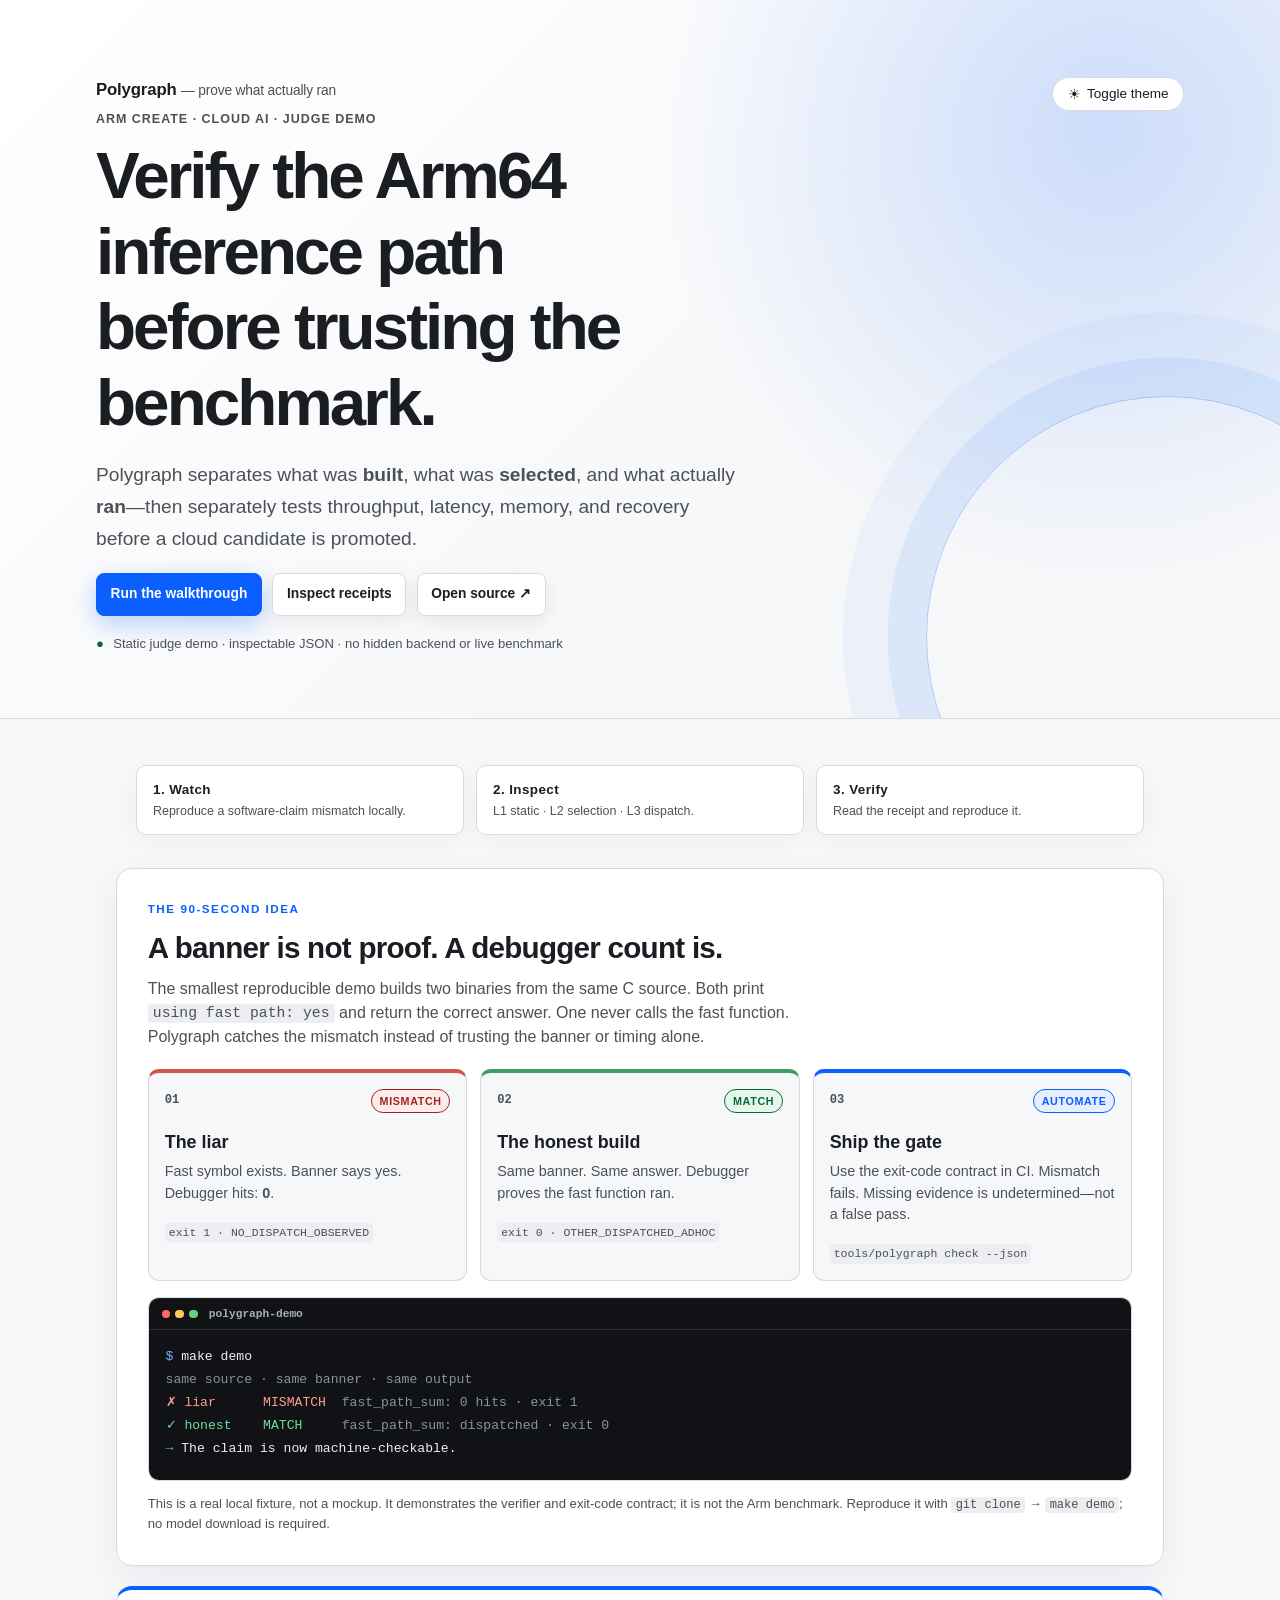
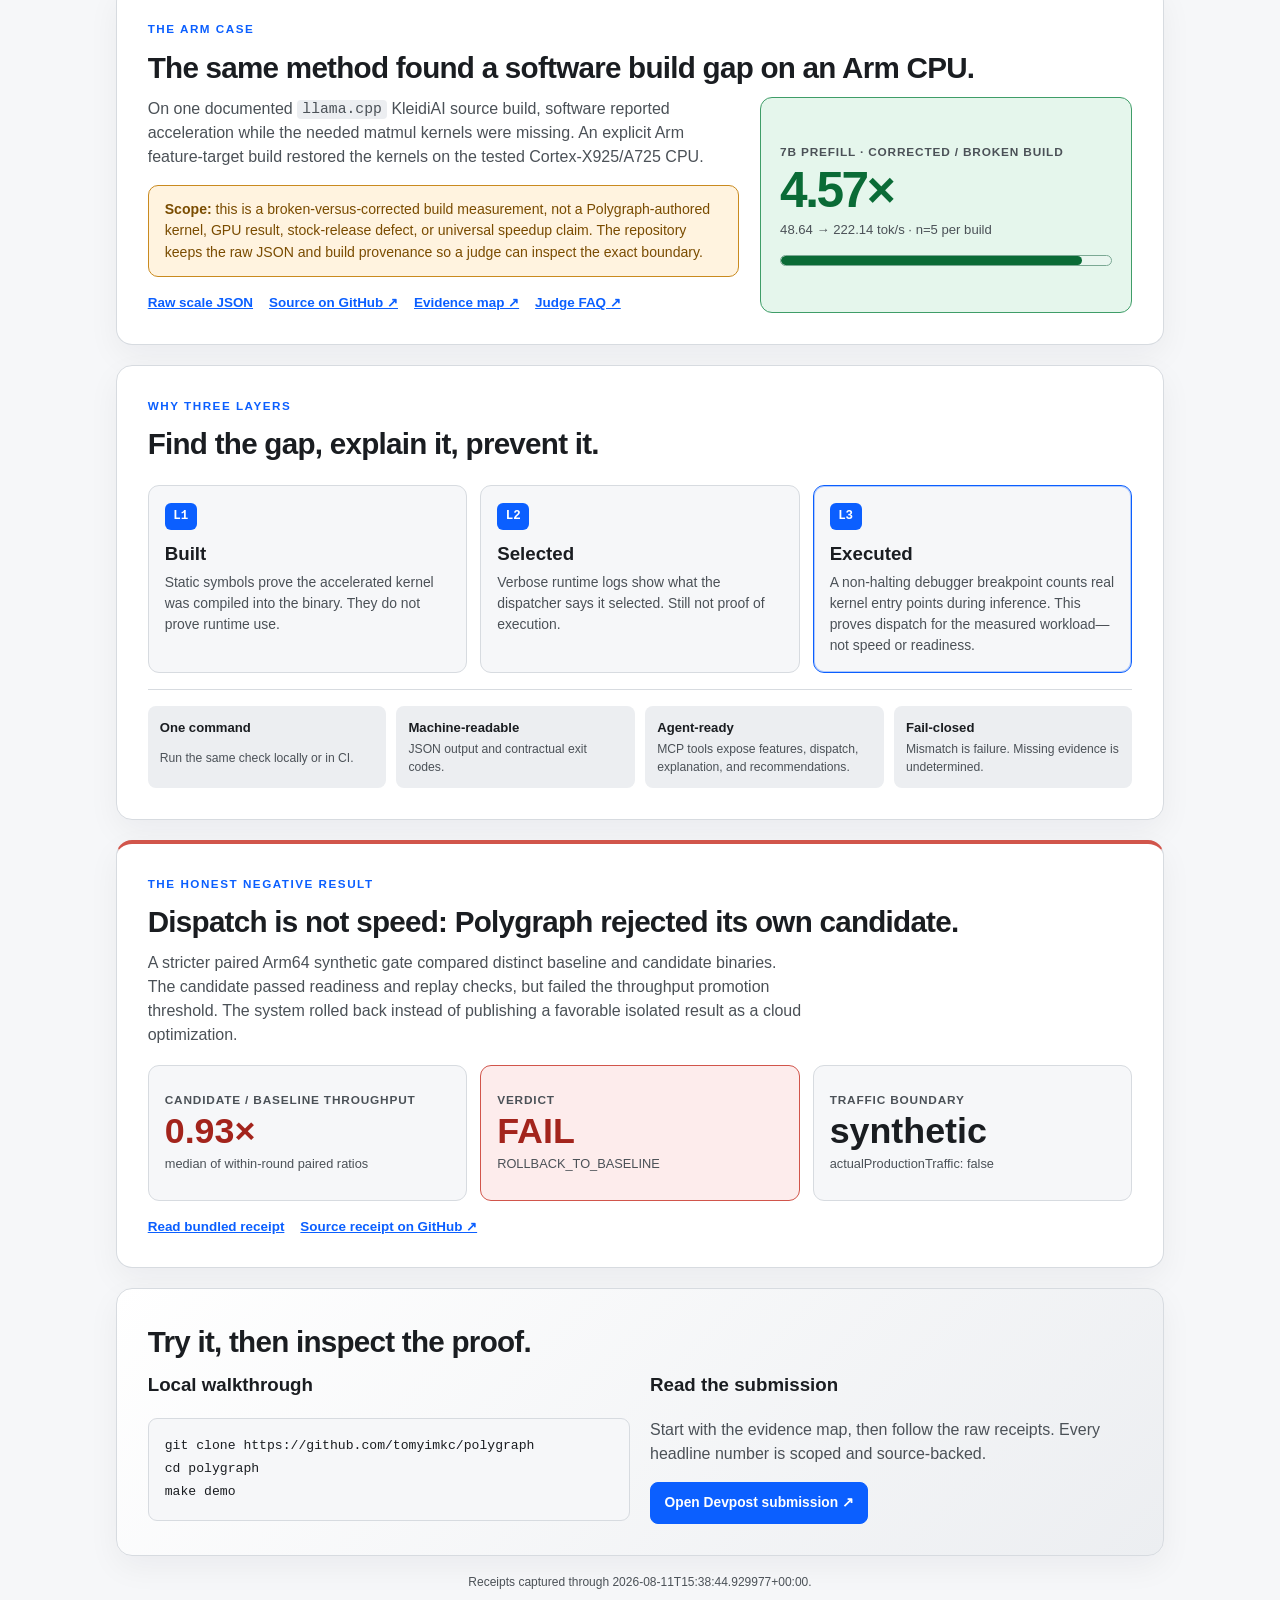
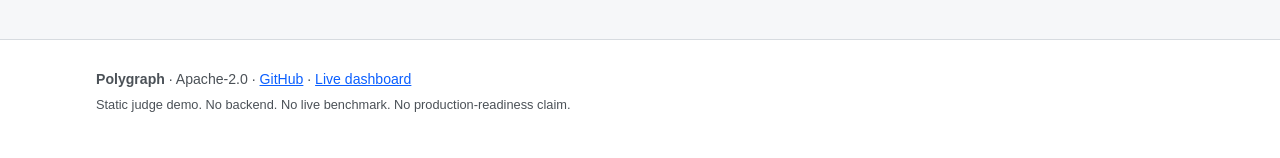
<file: space/index.html>
<!doctype html>
<html lang="en">
<head>
  <meta charset="utf-8" />
  <meta name="viewport" content="width=device-width, initial-scale=1" />
  <meta name="color-scheme" content="light dark" />
  <meta name="description" content="Polygraph: a fail-closed verification and deployment gate for Arm64 cloud inference." />
  <meta property="og:title" content="Polygraph — verify Arm64 cloud inference before rollout" />
  <meta property="og:description" content="Separate Arm CPU dispatch proof from performance proof, then keep or roll back a candidate using controlled server evidence." />
  <meta property="og:image" content="assets/polygraph-mark.png" />
  <title>Polygraph — verify Arm64 cloud inference before rollout</title>
  <link rel="stylesheet" href="style.css" />
</head>
<body>
  <a class="skip-link" href="#main">Skip to content</a>
  <header class="hero hero-space">
    <div class="hero-inner">
      <div class="hero-text">
        <p class="brand-mark">Polygraph <span class="brand-tagline">— prove what actually ran</span></p>
        <p class="eyebrow">Arm Create · Cloud AI · judge demo</p>
        <h1>Verify the Arm64 inference path before trusting the benchmark.</h1>
        <p class="hero-sub">Polygraph separates what was <strong>built</strong>, what was <strong>selected</strong>, and what actually <strong>ran</strong>—then separately tests throughput, latency, memory, and recovery before a cloud candidate is promoted.</p>
        <div class="hero-actions">
          <a class="button button-primary" href="#walkthrough">Run the walkthrough</a>
          <a class="button" href="#evidence">Inspect receipts</a>
          <a class="button" href="https://github.com/tomyimkc/polygraph" target="_blank" rel="noopener">Open source ↗</a>
        </div>
        <p class="hero-proof-note"><span aria-hidden="true">●</span> Static judge demo · inspectable JSON · no hidden backend or live benchmark</p>
      </div>
      <button id="theme-toggle" type="button" class="theme-toggle" aria-pressed="false"><span aria-hidden="true" class="theme-toggle-icon">☀</span><span class="theme-toggle-label">Toggle theme</span></button>
    </div>
  </header>
  <main id="main">
    <section class="judge-strip" aria-label="Judge path">
      <div><strong>1. Watch</strong><span>Reproduce a software-claim mismatch locally.</span></div>
      <div><strong>2. Inspect</strong><span>L1 static · L2 selection · L3 dispatch.</span></div>
      <div><strong>3. Verify</strong><span>Read the receipt and reproduce it.</span></div>
    </section>
    <section class="panel walkthrough" id="walkthrough" aria-labelledby="walkthrough-heading">
      <div class="section-kicker">THE 90-SECOND IDEA</div>
      <h2 id="walkthrough-heading">A banner is not proof. A debugger count is.</h2>
      <p class="panel-intro">The smallest reproducible demo builds two binaries from the same C source. Both print <code>using fast path: yes</code> and return the correct answer. One never calls the fast function. Polygraph catches the mismatch instead of trusting the banner or timing alone.</p>
      <div class="walkthrough-grid">
        <article class="story-card story-liar"><div class="story-top"><span class="story-number">01</span><span class="status-pill status-bad">MISMATCH</span></div><h3>The liar</h3><p>Fast symbol exists. Banner says yes. Debugger hits: <strong>0</strong>.</p><code>exit 1 · NO_DISPATCH_OBSERVED</code></article>
        <article class="story-card story-honest"><div class="story-top"><span class="story-number">02</span><span class="status-pill status-good">MATCH</span></div><h3>The honest build</h3><p>Same banner. Same answer. Debugger proves the fast function ran.</p><code>exit 0 · OTHER_DISPATCHED_ADHOC</code></article>
        <article class="story-card story-ci"><div class="story-top"><span class="story-number">03</span><span class="status-pill status-blue">AUTOMATE</span></div><h3>Ship the gate</h3><p>Use the exit-code contract in CI. Mismatch fails. Missing evidence is undetermined—not a false pass.</p><code>tools/polygraph check --json</code></article>
      </div>
      <div class="terminal-card" role="img" aria-label="Terminal command and expected Polygraph output"><div class="terminal-bar"><span></span><span></span><span></span><b>polygraph-demo</b></div><pre><span class="prompt">$</span> make demo
<span class="dim">same source · same banner · same output</span>
<span class="bad">✗ liar      MISMATCH</span>  <span class="dim">fast_path_sum: 0 hits · exit 1</span>
<span class="good">✓ honest    MATCH</span>     <span class="dim">fast_path_sum: dispatched · exit 0</span>
<span class="blue">→</span> The claim is now machine-checkable.</pre></div>
      <p class="small-note">This is a real local fixture, not a mockup. It demonstrates the verifier and exit-code contract; it is not the Arm benchmark. Reproduce it with <code>git clone</code> → <code>make demo</code>; no model download is required.</p>
    </section>
    <p class="data-error" id="data-error" hidden></p>
    <section class="panel evidence-band" aria-labelledby="evidence-heading">
      <div class="section-kicker">THE ARM CASE</div>
      <h2 id="evidence-heading">The same method found a software build gap on an Arm CPU.</h2>
      <div class="evidence-grid">
        <div class="evidence-copy"><p>On one documented <code>llama.cpp</code> KleidiAI source build, software reported acceleration while the needed matmul kernels were missing. An explicit Arm feature-target build restored the kernels on the tested Cortex-X925/A725 CPU.</p><p class="boundary-note"><strong>Scope:</strong> this is a broken-versus-corrected build measurement, not a Polygraph-authored kernel, GPU result, stock-release defect, or universal speedup claim. The repository keeps the raw JSON and build provenance so a judge can inspect the exact boundary.</p><div class="link-row"><a href="data/results/scale-experiment.json">Raw scale JSON</a><a href="https://github.com/tomyimkc/polygraph/blob/main/results/scale/scale-experiment.json" target="_blank" rel="noopener">Source on GitHub ↗</a><a href="https://github.com/tomyimkc/polygraph/blob/main/docs/CONTEST-EVIDENCE-MAP.md" target="_blank" rel="noopener">Evidence map ↗</a><a href="https://github.com/tomyimkc/polygraph/blob/main/docs/JUDGE-FAQ.md" target="_blank" rel="noopener">Judge FAQ ↗</a></div></div>
        <div class="metric-card"><div class="metric-label">7B prefill · corrected / broken build</div><div class="metric-value" id="prefill-ratio">—</div><div class="metric-detail" id="prefill-detail">Loading committed receipt…</div><div class="metric-bar"><span id="prefill-bar"></span></div></div>
      </div>
    </section>
    <section class="panel method-band" aria-labelledby="method-heading">
      <div class="section-kicker">WHY THREE LAYERS</div><h2 id="method-heading">Find the gap, explain it, prevent it.</h2>
      <div class="method-grid"><article><span class="layer-badge">L1</span><h3>Built</h3><p>Static symbols prove the accelerated kernel was compiled into the binary. They do not prove runtime use.</p></article><article><span class="layer-badge">L2</span><h3>Selected</h3><p>Verbose runtime logs show what the dispatcher says it selected. Still not proof of execution.</p></article><article class="method-critical"><span class="layer-badge">L3</span><h3>Executed</h3><p>A non-halting debugger breakpoint counts real kernel entry points during inference. This proves dispatch for the measured workload—not speed or readiness.</p></article></div>
      <div class="product-grid"><div><strong>One command</strong><span>Run the same check locally or in CI.</span></div><div><strong>Machine-readable</strong><span>JSON output and contractual exit codes.</span></div><div><strong>Agent-ready</strong><span>MCP tools expose features, dispatch, explanation, and recommendations.</span></div><div><strong>Fail-closed</strong><span>Mismatch is failure. Missing evidence is undetermined.</span></div></div>
    </section>
    <section class="panel rollback-band" aria-labelledby="rollback-heading"><div class="section-kicker">THE HONEST NEGATIVE RESULT</div><h2 id="rollback-heading">Dispatch is not speed: Polygraph rejected its own candidate.</h2><p class="panel-intro">A stricter paired Arm64 synthetic gate compared distinct baseline and candidate binaries. The candidate passed readiness and replay checks, but failed the throughput promotion threshold. The system rolled back instead of publishing a favorable isolated result as a cloud optimization.</p><div class="rollback-grid"><div class="rollback-card"><span class="rollback-label">Candidate / baseline throughput</span><strong id="rollback-ratio">—</strong><span>median of within-round paired ratios</span></div><div class="rollback-card rollback-fail"><span class="rollback-label">Verdict</span><strong>FAIL</strong><span>ROLLBACK_TO_BASELINE</span></div><div class="rollback-card"><span class="rollback-label">Traffic boundary</span><strong>synthetic</strong><span>actualProductionTraffic: false</span></div></div><div class="link-row"><a class="receipt-link" href="data/results/receipt.json">Read bundled receipt</a><a class="receipt-link" href="https://github.com/tomyimkc/polygraph/blob/main/results/production-readiness/arm64-0.5b-autodefault-differential-confirmation-20260811/receipt.json" target="_blank" rel="noopener">Source receipt on GitHub ↗</a></div></section>
    <section class="panel next-step" aria-labelledby="next-heading"><h2 id="next-heading">Try it, then inspect the proof.</h2><div class="next-grid"><div><h3>Local walkthrough</h3><pre class="code-block">git clone https://github.com/tomyimkc/polygraph
cd polygraph
make demo</pre></div><div><h3>Read the submission</h3><p>Start with the evidence map, then follow the raw receipts. Every headline number is scoped and source-backed.</p><a class="button button-primary" href="https://devpost.com/software/polygraph-4v29tr" target="_blank" rel="noopener">Open Devpost submission ↗</a></div></div></section>
    <p class="data-freshness" id="data-freshness">Loading committed receipt timestamps…</p>
  </main>
  <footer class="site-footer"><p><strong>Polygraph</strong> · Apache-2.0 · <a href="https://github.com/tomyimkc/polygraph" target="_blank" rel="noopener">GitHub</a> · <a href="https://tomyimkc.github.io/polygraph/" target="_blank" rel="noopener">Live dashboard</a></p><p class="footer-meta">Static judge demo. No backend. No live benchmark. No production-readiness claim.</p></footer>
  <script src="app.js"></script>
</body>
</html>
</file>
<file: space/style.css>
/* SPDX-License-Identifier: Apache-2.0 */

/* ---------------------------------------------------------------------
   Colour system. Light is the default; dark applies automatically via
   prefers-color-scheme, and can be forced either way with the theme
   toggle button (app.js sets html[data-theme]). Semantic colours
   (match / mismatch / hybrid) are always paired with an icon + text
   label in the markup -- never colour alone.
   --------------------------------------------------------------------- */
:root {
  --bg: #f6f7f9;
  --bg-elevated: #ffffff;
  --bg-sunken: #eceef1;
  --text: #1a1d21;
  --text-muted: #4b5157;
  --border: #d7dbe0;
  --accent: #0b5fff;
  --accent-2: #6e40c9;
  --focus-ring: #0b5fff;

  --match-bg: #e5f6ec;
  --match-fg: #0a6b36;
  --match-border: #3f9d68;

  --mismatch-bg: #fdecec;
  --mismatch-fg: #a3241c;
  --mismatch-border: #d1554b;

  --hybrid-bg: #fff3df;
  --hybrid-fg: #7a4c00;
  --hybrid-border: #c98a1f;

  --line-on: #0b5fff;
  --line-off: #b3541f;
  --grid-line: #d7dbe0;

  color-scheme: light;
}

@media (prefers-color-scheme: dark) {
  :root:not([data-theme="light"]) {
    --bg: #14161a;
    --bg-elevated: #1c2026;
    --bg-sunken: #101216;
    --text: #edf0f2;
    --text-muted: #a9b0b8;
    --border: #2d323a;
    --accent: #7aa8ff;
    --accent-2: #c6a6ff;
    --focus-ring: #7aa8ff;

    --match-bg: #123321;
    --match-fg: #6fdb9a;
    --match-border: #3f9d68;

    --mismatch-bg: #391918;
    --mismatch-fg: #ff9c93;
    --mismatch-border: #d1554b;

    --hybrid-bg: #362405;
    --hybrid-fg: #ffcf7a;
    --hybrid-border: #c98a1f;

    --line-on: #7aa8ff;
    --line-off: #ffb066;
    --grid-line: #2d323a;

    color-scheme: dark;
  }
}

:root[data-theme="dark"] {
  --bg: #14161a;
  --bg-elevated: #1c2026;
  --bg-sunken: #101216;
  --text: #edf0f2;
  --text-muted: #a9b0b8;
  --border: #2d323a;
  --accent: #7aa8ff;
  --accent-2: #c6a6ff;
  --focus-ring: #7aa8ff;

  --match-bg: #123321;
  --match-fg: #6fdb9a;
  --match-border: #3f9d68;

  --mismatch-bg: #391918;
  --mismatch-fg: #ff9c93;
  --mismatch-border: #d1554b;

  --hybrid-bg: #362405;
  --hybrid-fg: #ffcf7a;
  --hybrid-border: #c98a1f;

  --line-on: #7aa8ff;
  --line-off: #ffb066;
  --grid-line: #2d323a;

  color-scheme: dark;
}

* { box-sizing: border-box; }

html, body {
  margin: 0;
  padding: 0;
}

body {
  background: var(--bg);
  color: var(--text);
  font-family: -apple-system, BlinkMacSystemFont, "Segoe UI", Roboto, Helvetica, Arial,
    sans-serif;
  line-height: 1.5;
  -webkit-text-size-adjust: 100%;
}

code {
  font-family: ui-monospace, SFMono-Regular, "SF Mono", Menlo, Consolas, monospace;
  font-size: 0.92em;
  background: var(--bg-sunken);
  padding: 0.1em 0.35em;
  border-radius: 4px;
}

a {
  color: var(--accent);
}
a:hover, a:focus {
  text-decoration-thickness: 2px;
}

:focus-visible {
  outline: 3px solid var(--focus-ring);
  outline-offset: 2px;
}

.skip-link {
  position: absolute;
  left: -999px;
  top: 0;
  background: var(--accent);
  color: #fff;
  padding: 0.6em 1em;
  z-index: 10;
}
.skip-link:focus {
  left: 0.5em;
  top: 0.5em;
}

.visually-hidden {
  position: absolute;
  width: 1px;
  height: 1px;
  overflow: hidden;
  clip: rect(0 0 0 0);
  white-space: nowrap;
}

/* ------------------------------- Header ------------------------------- */

.hero {
  border-bottom: 1px solid var(--border);
  background: linear-gradient(180deg, var(--bg-elevated), var(--bg));
  padding: 2rem 1.25rem 1.75rem;
}

.hero-inner {
  max-width: 68rem;
  margin: 0 auto;
  display: flex;
  gap: 1.5rem;
  align-items: flex-start;
  justify-content: space-between;
}

.brand-mark {
  margin: 0 0 0.5rem;
  font-size: 1.05rem;
  font-weight: 800;
  letter-spacing: -0.01em;
}

.brand-tagline {
  font-weight: 500;
  font-size: 0.82em;
  color: var(--text-muted);
}

.eyebrow {
  text-transform: uppercase;
  letter-spacing: 0.08em;
  font-size: 0.78rem;
  font-weight: 600;
  color: var(--text-muted);
  margin: 0 0 0.6rem;
}

.hero h1 {
  font-size: clamp(1.5rem, 1.1rem + 1.6vw, 2.4rem);
  line-height: 1.15;
  margin: 0 0 0.75rem;
  max-width: 34ch;
}

.hero-sub {
  max-width: 62ch;
  color: var(--text-muted);
  font-size: 1.02rem;
}

.hero-actions {
  display: flex;
  flex-wrap: wrap;
  gap: 0.65rem;
  margin-top: 1rem;
}

.button {
  display: inline-flex;
  align-items: center;
  justify-content: center;
  min-height: 2.65rem;
  padding: 0.55rem 0.85rem;
  border: 1px solid var(--border);
  border-radius: 8px;
  background: var(--bg-elevated);
  color: var(--text);
  font-size: 0.86rem;
  font-weight: 700;
  text-decoration: none;
}

.button:hover,
.button:focus {
  border-color: var(--accent);
}

.button-primary {
  border-color: var(--accent);
  background: var(--accent);
  color: #fff;
}

.theme-toggle {
  flex: 0 0 auto;
  background: var(--bg-elevated);
  border: 1px solid var(--border);
  border-radius: 999px;
  padding: 0.5rem 0.9rem;
  color: var(--text);
  cursor: pointer;
  display: inline-flex;
  align-items: center;
  gap: 0.4rem;
  font-size: 0.85rem;
}
.theme-toggle:hover {
  border-color: var(--accent);
}

.noscript-banner {
  background: var(--hybrid-bg);
  color: var(--hybrid-fg);
  border-bottom: 1px solid var(--hybrid-border);
  padding: 0.75rem 1.25rem;
  font-size: 0.92rem;
}
.noscript-banner a { color: inherit; }

/* -------------------------------- Main -------------------------------- */

main {
  max-width: 68rem;
  margin: 0 auto;
  padding: 1.75rem 1.25rem 3rem;
}

.panel {
  margin-top: 2.5rem;
}

.panel h2 {
  font-size: 1.35rem;
  margin-bottom: 0.4rem;
}

.panel-intro {
  color: var(--text-muted);
  max-width: 74ch;
  margin-top: 0.3rem;
  margin-bottom: 1.1rem;
}

/* ----------------------------- Headline band ----------------------------- */
/* The hero results band: the one number a judge should see without
   scrolling. Semantic colours (good/bad/neutral bars) are always paired
   with an icon + text note in the markup, matching the rest of this page's
   accessibility rule -- never colour alone. */

.headline-band {
  margin-top: 0.5rem;
  background: var(--bg-elevated);
  border: 1px solid var(--border);
  border-top: 4px solid var(--accent);
  border-radius: 12px;
  padding: 1.4rem 1.4rem 1.6rem;
}

.headline-band h2 {
  margin-top: 0;
}

.headline-empty {
  color: var(--text-muted);
  font-style: italic;
}

.headline-grid {
  display: grid;
  grid-template-columns: repeat(auto-fit, minmax(15rem, 1fr));
  gap: 1rem;
  margin-top: 1rem;
}

.headline-card {
  background: var(--bg-sunken);
  border: 1px solid var(--border);
  border-radius: 10px;
  padding: 1rem 1.15rem;
}

.headline-eyebrow {
  margin: 0 0 0.3rem;
  text-transform: uppercase;
  letter-spacing: 0.06em;
  font-size: 0.75rem;
  font-weight: 700;
  color: var(--text-muted);
}

.headline-value {
  margin: 0 0 0.35rem;
  font-size: clamp(1.35rem, 1.05rem + 1vw, 1.85rem);
  font-weight: 800;
  line-height: 1.2;
  font-variant-numeric: tabular-nums;
}

.headline-card-proof {
  border-color: var(--match-border);
}

.headline-card-rollback {
  border-color: var(--mismatch-border);
}

.headline-card-proof .headline-value { color: var(--match-fg); }
.headline-card-rollback .headline-value { color: var(--mismatch-fg); }

.headline-detail {
  margin: 0 0 0.3rem;
  color: var(--text-muted);
  font-size: 0.92rem;
  font-variant-numeric: tabular-nums;
}

.headline-note {
  margin: 0;
  font-size: 0.86rem;
  color: var(--text-muted);
}

.headline-boundary {
  margin-top: 1.4rem;
  padding-top: 1.2rem;
  border-top: 1px solid var(--border);
}

.headline-boundary h3 {
  font-size: 1.05rem;
  margin: 0 0 0.5rem;
}

.headline-boundary p {
  color: var(--text-muted);
  max-width: 74ch;
  margin: 0;
  font-size: 0.94rem;
}

.headline-bars {
  display: grid;
  gap: 1.1rem;
  grid-template-columns: repeat(auto-fit, minmax(20rem, 1fr));
  align-items: start;
}

.headline-bar-group {
  display: grid;
  gap: 0.55rem;
}

.headline-bar-group-title {
  margin: 0 0 0.1rem;
  font-size: 0.82rem;
  font-weight: 700;
  color: var(--text-muted);
  text-transform: uppercase;
  letter-spacing: 0.04em;
}

.headline-bar-row {
  display: grid;
  grid-template-columns: minmax(9rem, 13rem) 1fr;
  grid-template-areas: "label label" "track value";
  gap: 0.15rem 0.7rem;
  align-items: center;
}

.headline-bar-label {
  grid-area: label;
  font-size: 0.84rem;
  color: var(--text);
}

.headline-bar-track {
  grid-area: track;
  display: block;
  height: 0.65rem;
  background: var(--bg-sunken);
  border: 1px solid var(--border);
  border-radius: 999px;
  overflow: hidden;
}

.headline-bar-fill {
  display: block;
  height: 100%;
  border-radius: 999px;
}

.headline-bar-neutral .headline-bar-fill { background: var(--text-muted); }
.headline-bar-good .headline-bar-fill { background: var(--match-fg); }
.headline-bar-bad .headline-bar-fill { background: var(--mismatch-fg); }

.headline-bar-value {
  grid-area: value;
  font-size: 0.84rem;
  font-variant-numeric: tabular-nums;
  white-space: nowrap;
  color: var(--text-muted);
}

.headline-bar-good .headline-bar-value { color: var(--match-fg); font-weight: 600; }
.headline-bar-bad .headline-bar-value { color: var(--mismatch-fg); font-weight: 600; }

.headline-bar-icon {
  display: inline-block;
  width: 1.1em;
  text-align: center;
}

.headline-honesty {
  margin-top: 1.2rem;
  background: var(--hybrid-bg);
  border: 1px solid var(--hybrid-border);
  border-radius: 10px;
  padding: 0.75rem 1rem;
}

.headline-honesty p {
  margin: 0;
  color: var(--hybrid-fg);
  font-size: 0.9rem;
  max-width: 78ch;
}

.headline-honesty-icon {
  display: inline-block;
}

@media (max-width: 34rem) {
  .headline-bar-row {
    grid-template-columns: 1fr;
    grid-template-areas: "label" "track" "value";
  }
}

/* ---------------------------- Summary strip ---------------------------- */

.summary-strip {
  margin-top: 0.5rem;
}

.stat-grid {
  display: grid;
  grid-template-columns: repeat(auto-fit, minmax(11rem, 1fr));
  gap: 0.85rem;
}

.stat-card {
  background: var(--bg-elevated);
  border: 1px solid var(--border);
  border-radius: 10px;
  padding: 0.9rem 1rem;
  display: flex;
  flex-direction: column;
  gap: 0.25rem;
}

.stat-value {
  font-size: 1.9rem;
  font-weight: 700;
  font-variant-numeric: tabular-nums;
}

.stat-label {
  color: var(--text-muted);
  font-size: 0.85rem;
}

.stat-mismatch .stat-value { color: var(--mismatch-fg); }
.stat-hybrid .stat-value { color: var(--hybrid-fg); }
.stat-match .stat-value { color: var(--match-fg); }

.headline-sentence {
  margin-top: 1rem;
  font-size: 1.02rem;
  max-width: 74ch;
}

/* --------------------------------- Table -------------------------------- */

.table-scroll {
  overflow-x: auto;
  border: 1px solid var(--border);
  border-radius: 10px;
  background: var(--bg-elevated);
  -webkit-overflow-scrolling: touch;
}

table#hero-table {
  border-collapse: collapse;
  width: 100%;
  min-width: 46rem;
  font-size: 0.92rem;
}

table#hero-table th,
table#hero-table td {
  text-align: left;
  padding: 0.55rem 0.8rem;
  border-bottom: 1px solid var(--border);
  white-space: nowrap;
}

table#hero-table thead th {
  background: var(--bg-sunken);
  position: sticky;
  top: 0;
  font-size: 0.78rem;
  text-transform: uppercase;
  letter-spacing: 0.04em;
  color: var(--text-muted);
}

table#hero-table tbody tr:last-child td {
  border-bottom: none;
}

table#hero-table tbody tr.row-mismatch { background: color-mix(in srgb, var(--mismatch-bg) 55%, transparent); }
table#hero-table tbody tr.row-hybrid { background: color-mix(in srgb, var(--hybrid-bg) 55%, transparent); }
table#hero-table tbody tr.row-match { background: color-mix(in srgb, var(--match-bg) 35%, transparent); }

.loading-row td,
.table-empty {
  color: var(--text-muted);
  font-style: italic;
}

.badge {
  display: inline-flex;
  align-items: center;
  gap: 0.35em;
  padding: 0.2em 0.6em;
  border-radius: 999px;
  font-weight: 600;
  font-size: 0.82rem;
  border: 1px solid transparent;
  white-space: nowrap;
}
.badge-match {
  background: var(--match-bg);
  color: var(--match-fg);
  border-color: var(--match-border);
}
.badge-mismatch {
  background: var(--mismatch-bg);
  color: var(--mismatch-fg);
  border-color: var(--mismatch-border);
}
.badge-hybrid {
  background: var(--hybrid-bg);
  color: var(--hybrid-fg);
  border-color: var(--hybrid-border);
}
.badge-unknown {
  background: var(--bg-sunken);
  color: var(--text-muted);
  border-color: var(--border);
}

/* -------------------------------- Charts -------------------------------- */

.chart-grid {
  display: grid;
  grid-template-columns: repeat(auto-fit, minmax(19rem, 1fr));
  gap: 1.1rem;
  align-items: start;
}

.chart-card {
  background: var(--bg-elevated);
  border: 1px solid var(--border);
  border-radius: 10px;
  padding: 1rem 1.1rem 1.2rem;
}

.chart-card h3 {
  margin: 0 0 0.1rem;
  font-size: 1.02rem;
}

.chart-card .chart-subtitle {
  color: var(--text-muted);
  font-size: 0.8rem;
  margin: 0 0 0.6rem;
}

.chart-card svg {
  width: 100%;
  height: auto;
  display: block;
}

.chart-legend {
  display: flex;
  flex-wrap: wrap;
  gap: 0.9rem;
  font-size: 0.8rem;
  color: var(--text-muted);
  margin: 0.5rem 0 0.2rem;
}

.chart-legend .legend-item {
  display: inline-flex;
  align-items: center;
  gap: 0.4em;
}

.legend-swatch {
  width: 1.4em;
  height: 0;
  border-top-width: 3px;
  border-top-style: solid;
  display: inline-block;
}
.legend-swatch.on { border-color: var(--line-on); border-top-style: solid; }
.legend-swatch.off { border-color: var(--line-off); border-top-style: dashed; }

.chart-caption {
  font-size: 0.84rem;
  color: var(--text-muted);
  margin: 0.5rem 0 0.7rem;
}

.chart-table {
  width: 100%;
  border-collapse: collapse;
  font-size: 0.8rem;
  font-variant-numeric: tabular-nums;
}
.chart-table th, .chart-table td {
  text-align: right;
  padding: 0.3rem 0.4rem;
  border-bottom: 1px solid var(--border);
}
.chart-table th:first-child, .chart-table td:first-child {
  text-align: left;
}

.loading-note {
  color: var(--text-muted);
  font-style: italic;
}

.chart-empty {
  color: var(--text-muted);
  font-style: italic;
  grid-column: 1 / -1;
}

.crossover-extra {
  margin-top: 1.3rem;
}
.crossover-extra h3 {
  font-size: 1rem;
}
.crossover-extra ul {
  margin: 0.3rem 0 0;
  padding-left: 1.2rem;
  color: var(--text-muted);
  font-size: 0.88rem;
}

/* ------------------------------- Figures -------------------------------- */

.figures-grid {
  display: grid;
  grid-template-columns: repeat(auto-fit, minmax(16rem, 1fr));
  gap: 1rem;
}
.figures-grid figure {
  margin: 0;
  background: var(--bg-elevated);
  border: 1px solid var(--border);
  border-radius: 10px;
  padding: 0.6rem;
}
.figures-grid img {
  width: 100%;
  height: auto;
  border-radius: 6px;
  display: block;
  background: var(--bg-sunken);
}
.figures-grid figcaption {
  font-size: 0.8rem;
  color: var(--text-muted);
  margin-top: 0.4rem;
  word-break: break-word;
}

/* ------------------------------ Methodology ------------------------------ */

.method-list {
  display: grid;
  gap: 0.9rem;
  margin: 0;
}
.method-list dt {
  font-weight: 700;
}
.method-list dd {
  margin: 0.15rem 0 0;
  color: var(--text-muted);
  max-width: 72ch;
}

/* -------------------------------- Footer -------------------------------- */

.site-footer {
  border-top: 1px solid var(--border);
  background: var(--bg-elevated);
  padding: 1.5rem 1.25rem 2.5rem;
  color: var(--text-muted);
  font-size: 0.88rem;
}
.site-footer > p {
  max-width: 68rem;
  margin: 0.3rem auto;
}
.footer-meta {
  font-size: 0.8rem;
}

@media (max-width: 40rem) {
  .hero-inner {
    flex-direction: column;
  }
  .theme-toggle {
    align-self: flex-start;
  }
}

/* --------------------------- Judge demo layer --------------------------- */
/* The static Space is intentionally a narrative layer over the repository's
   evidence. These styles keep the first screen fast to scan, while preserving
   the existing light/dark and semantic colour system above. */

.hero-space {
  position: relative;
  overflow: hidden;
  padding-top: clamp(2.4rem, 6vw, 5.5rem);
  padding-bottom: clamp(2.2rem, 5vw, 4.5rem);
  background:
    radial-gradient(circle at 86% 18%, color-mix(in srgb, var(--accent) 18%, transparent), transparent 28rem),
    linear-gradient(135deg, var(--bg-elevated) 0%, var(--bg) 68%);
}

.hero-space::after {
  content: "";
  position: absolute;
  right: -8rem;
  bottom: -10rem;
  width: 30rem;
  height: 30rem;
  border: 1px solid color-mix(in srgb, var(--accent) 30%, transparent);
  border-radius: 50%;
  box-shadow:
    0 0 0 2.4rem color-mix(in srgb, var(--accent) 7%, transparent),
    0 0 0 5.2rem color-mix(in srgb, var(--accent) 4%, transparent);
  pointer-events: none;
}

.hero-space .hero-inner {
  position: relative;
  z-index: 1;
}

.hero-text {
  max-width: 54rem;
}

.hero h1 {
  font-size: clamp(2rem, 1.3rem + 3.5vw, 4.25rem);
  letter-spacing: -0.045em;
  max-width: 15ch;
}

.hero-sub {
  font-size: clamp(1rem, 0.92rem + 0.35vw, 1.2rem);
  line-height: 1.65;
  max-width: 60ch;
}

.hero-proof-note {
  margin: 1.15rem 0 0;
  color: var(--text-muted);
  font-size: 0.82rem;
}

.hero-proof-note span {
  color: var(--match-fg);
  margin-right: 0.35rem;
}

.hero-actions .button {
  box-shadow: 0 0.35rem 1.2rem color-mix(in srgb, var(--text) 8%, transparent);
}

.hero-actions .button-primary {
  box-shadow: 0 0.5rem 1.6rem color-mix(in srgb, var(--accent) 28%, transparent);
}

.judge-strip {
  max-width: 68rem;
  margin: 1.15rem auto 0;
  padding: 0 1.25rem;
  display: grid;
  grid-template-columns: repeat(3, 1fr);
  gap: 0.75rem;
}

.judge-strip > div {
  display: grid;
  gap: 0.1rem;
  padding: 0.85rem 1rem;
  background: var(--bg-elevated);
  border: 1px solid var(--border);
  border-radius: 10px;
  box-shadow: 0 0.35rem 1.2rem color-mix(in srgb, var(--text) 4%, transparent);
}

.judge-strip strong {
  font-size: 0.84rem;
  letter-spacing: 0.03em;
}

.judge-strip span {
  color: var(--text-muted);
  font-size: 0.78rem;
}

.section-kicker {
  margin-bottom: 0.5rem;
  color: var(--accent);
  font-size: 0.73rem;
  font-weight: 800;
  letter-spacing: 0.13em;
}

.walkthrough,
.evidence-band,
.method-band,
.rollback-band,
.next-step {
  padding: clamp(1.2rem, 2.4vw, 2rem);
  border: 1px solid var(--border);
  border-radius: 16px;
  background: var(--bg-elevated);
  box-shadow: 0 0.7rem 2rem color-mix(in srgb, var(--text) 5%, transparent);
}

.walkthrough {
  margin-top: 2.1rem;
}

.walkthrough h2,
.evidence-band h2,
.method-band h2,
.rollback-band h2,
.next-step h2 {
  margin-top: 0;
  font-size: clamp(1.35rem, 1.05rem + 1vw, 2rem);
  letter-spacing: -0.025em;
}

.walkthrough-grid {
  display: grid;
  grid-template-columns: repeat(3, minmax(0, 1fr));
  gap: 0.8rem;
  margin-top: 1.25rem;
}

.story-card {
  min-height: 12rem;
  padding: 1rem;
  border: 1px solid var(--border);
  border-top: 4px solid var(--accent);
  border-radius: 11px;
  background: var(--bg);
}

.story-liar { border-top-color: var(--mismatch-border); }
.story-honest { border-top-color: var(--match-border); }
.story-ci { border-top-color: var(--accent); }

.story-top {
  display: flex;
  align-items: center;
  justify-content: space-between;
  gap: 0.5rem;
}

.story-number {
  color: var(--text-muted);
  font-family: ui-monospace, SFMono-Regular, Menlo, Consolas, monospace;
  font-size: 0.76rem;
  font-weight: 800;
}

.status-pill {
  display: inline-flex;
  align-items: center;
  min-height: 1.5rem;
  padding: 0.15rem 0.48rem;
  border: 1px solid currentColor;
  border-radius: 999px;
  font-size: 0.67rem;
  font-weight: 800;
  letter-spacing: 0.06em;
}

.status-bad { color: var(--mismatch-fg); background: var(--mismatch-bg); }
.status-good { color: var(--match-fg); background: var(--match-bg); }
.status-blue { color: var(--accent); background: color-mix(in srgb, var(--accent) 10%, var(--bg-elevated)); }

.story-card h3 {
  margin: 1rem 0 0.35rem;
  font-size: 1.12rem;
}

.story-card p {
  margin: 0 0 0.9rem;
  color: var(--text-muted);
  font-size: 0.9rem;
}

.story-card code {
  display: inline-block;
  color: var(--text-muted);
  font-size: 0.72rem;
  overflow-wrap: anywhere;
}

.terminal-card {
  margin-top: 1rem;
  overflow: hidden;
  border: 1px solid var(--border);
  border-radius: 11px;
  background: #101216;
  box-shadow: inset 0 1px 0 rgba(255, 255, 255, 0.06);
}

.terminal-bar {
  display: flex;
  align-items: center;
  gap: 0.35rem;
  min-height: 2rem;
  padding: 0 0.8rem;
  border-bottom: 1px solid #2d323a;
  color: #a9b0b8;
  font: 0.7rem ui-monospace, SFMono-Regular, Menlo, Consolas, monospace;
}

.terminal-bar span {
  width: 0.52rem;
  height: 0.52rem;
  border-radius: 50%;
  background: #ff6b63;
}

.terminal-bar span:nth-child(2) { background: #ffc857; }
.terminal-bar span:nth-child(3) { background: #66d17a; }
.terminal-bar b {
  margin-left: 0.35rem;
  font-weight: 600;
}

.terminal-card pre,
.code-block {
  margin: 0;
  overflow-x: auto;
  font: 0.82rem/1.75 ui-monospace, SFMono-Regular, Menlo, Consolas, monospace;
  white-space: pre-wrap;
}

.terminal-card pre {
  padding: 1rem 1.05rem 1.15rem;
  color: #edf0f2;
}

.prompt { color: #7aa8ff; }
.dim { color: #8a939e; }
.bad { color: #ff9c93; }
.good { color: #6fdb9a; }
.blue { color: #7aa8ff; }

.small-note {
  margin: 0.85rem 0 0;
  color: var(--text-muted);
  font-size: 0.82rem;
}

.data-error {
  margin: 1.25rem 0 -0.75rem;
  padding: 0.8rem 1rem;
  color: var(--hybrid-fg);
  background: var(--hybrid-bg);
  border: 1px solid var(--hybrid-border);
  border-radius: 10px;
  font-size: 0.86rem;
}

.evidence-band {
  margin-top: 1.25rem;
  border-top: 4px solid var(--accent);
}

.evidence-grid {
  display: grid;
  grid-template-columns: minmax(0, 1.35fr) minmax(17rem, 0.85fr);
  gap: 1.3rem;
  align-items: stretch;
}

.evidence-copy {
  color: var(--text-muted);
  max-width: 68ch;
}

.evidence-copy p:first-child {
  margin-top: 0;
}

.boundary-note {
  padding: 0.85rem 1rem;
  color: var(--hybrid-fg);
  background: var(--hybrid-bg);
  border: 1px solid var(--hybrid-border);
  border-radius: 10px;
  font-size: 0.88rem;
}

.link-row {
  display: flex;
  flex-wrap: wrap;
  gap: 0.75rem 1rem;
  margin-top: 1rem;
  font-size: 0.84rem;
  font-weight: 700;
}

.metric-card {
  display: flex;
  flex-direction: column;
  justify-content: center;
  min-height: 11rem;
  padding: 1.2rem;
  border: 1px solid var(--match-border);
  border-radius: 12px;
  background: var(--match-bg);
}

.metric-label,
.rollback-label {
  color: var(--text-muted);
  font-size: 0.74rem;
  font-weight: 800;
  letter-spacing: 0.07em;
  text-transform: uppercase;
}

.metric-value {
  margin: 0.25rem 0;
  color: var(--match-fg);
  font-size: clamp(2rem, 1.5rem + 2vw, 3.25rem);
  font-weight: 900;
  letter-spacing: -0.05em;
  line-height: 1;
  font-variant-numeric: tabular-nums;
}

.metric-detail {
  color: var(--text-muted);
  font-size: 0.82rem;
  font-variant-numeric: tabular-nums;
}

.metric-bar {
  height: 0.65rem;
  margin-top: 1rem;
  overflow: hidden;
  border: 1px solid color-mix(in srgb, var(--match-fg) 45%, var(--border));
  border-radius: 999px;
  background: color-mix(in srgb, var(--match-bg) 75%, var(--bg));
}

.metric-bar span {
  display: block;
  width: 0;
  height: 100%;
  border-radius: inherit;
  background: var(--match-fg);
  transition: width 500ms ease;
}

.method-band {
  margin-top: 1.25rem;
}

.method-grid {
  display: grid;
  grid-template-columns: repeat(3, minmax(0, 1fr));
  gap: 0.8rem;
  margin-top: 1.15rem;
}

.method-grid article {
  padding: 1rem;
  border: 1px solid var(--border);
  border-radius: 11px;
  background: var(--bg);
}

.method-grid article h3 {
  margin: 0.65rem 0 0.25rem;
}

.method-grid article p {
  margin: 0;
  color: var(--text-muted);
  font-size: 0.87rem;
}

.layer-badge {
  display: inline-flex;
  align-items: center;
  justify-content: center;
  min-width: 2rem;
  min-height: 1.7rem;
  border-radius: 6px;
  color: #fff;
  background: var(--accent);
  font: 800 0.78rem ui-monospace, SFMono-Regular, Menlo, Consolas, monospace;
}

.method-critical {
  border-color: var(--accent) !important;
  box-shadow: inset 0 0 0 1px color-mix(in srgb, var(--accent) 30%, transparent);
}

.product-grid {
  display: grid;
  grid-template-columns: repeat(4, minmax(0, 1fr));
  gap: 0.65rem;
  margin-top: 1rem;
  padding-top: 1rem;
  border-top: 1px solid var(--border);
}

.product-grid > div {
  display: grid;
  gap: 0.15rem;
  padding: 0.75rem;
  border-radius: 8px;
  background: var(--bg-sunken);
}

.product-grid strong {
  font-size: 0.82rem;
}

.product-grid span {
  color: var(--text-muted);
  font-size: 0.76rem;
}

.rollback-band {
  margin-top: 1.25rem;
  border-top: 4px solid var(--mismatch-border);
}

.rollback-grid {
  display: grid;
  grid-template-columns: repeat(3, minmax(0, 1fr));
  gap: 0.8rem;
  margin-top: 1.1rem;
}

.rollback-card {
  display: grid;
  align-content: center;
  min-height: 8.5rem;
  padding: 1rem;
  border: 1px solid var(--border);
  border-radius: 11px;
  background: var(--bg);
}

.rollback-card strong {
  margin: 0.25rem 0;
  font-size: clamp(1.5rem, 1.2rem + 1.3vw, 2.35rem);
  line-height: 1;
  font-variant-numeric: tabular-nums;
}

.rollback-card > span:last-child {
  color: var(--text-muted);
  font-size: 0.8rem;
}

.rollback-fail {
  border-color: var(--mismatch-border);
  background: var(--mismatch-bg);
}

.rollback-fail strong,
.ratio-negative {
  color: var(--mismatch-fg);
}

.receipt-link {
  font-weight: 700;
}

.next-step {
  margin-top: 1.25rem;
  background: linear-gradient(135deg, var(--bg-elevated), var(--bg-sunken));
}

.next-grid {
  display: grid;
  grid-template-columns: minmax(0, 1fr) minmax(0, 1fr);
  gap: 1.25rem;
  align-items: start;
}

.next-grid h3 {
  margin-top: 0;
}

.next-grid p {
  color: var(--text-muted);
}

.code-block {
  padding: 1rem;
  color: var(--text);
  background: var(--bg);
  border: 1px solid var(--border);
  border-radius: 9px;
}

.data-freshness {
  margin: 1.1rem 0 0;
  color: var(--text-muted);
  font-size: 0.75rem;
  text-align: center;
  font-variant-numeric: tabular-nums;
}

@media (max-width: 52rem) {
  .walkthrough-grid,
  .method-grid {
    grid-template-columns: 1fr;
  }

  .product-grid {
    grid-template-columns: repeat(2, minmax(0, 1fr));
  }
}

@media (max-width: 42rem) {
  .judge-strip,
  .evidence-grid,
  .rollback-grid,
  .next-grid {
    grid-template-columns: 1fr;
  }

  .judge-strip {
    margin-top: 0.75rem;
  }

  main {
    padding-top: 1rem;
  }

  .hero-space {
    padding-top: 2rem;
  }
}

@media (max-width: 28rem) {
  .product-grid {
    grid-template-columns: 1fr;
  }

  .hero-actions .button {
    width: 100%;
  }
}

@media (prefers-reduced-motion: reduce) {
  .metric-bar span {
    transition: none;
  }
}
</file>
